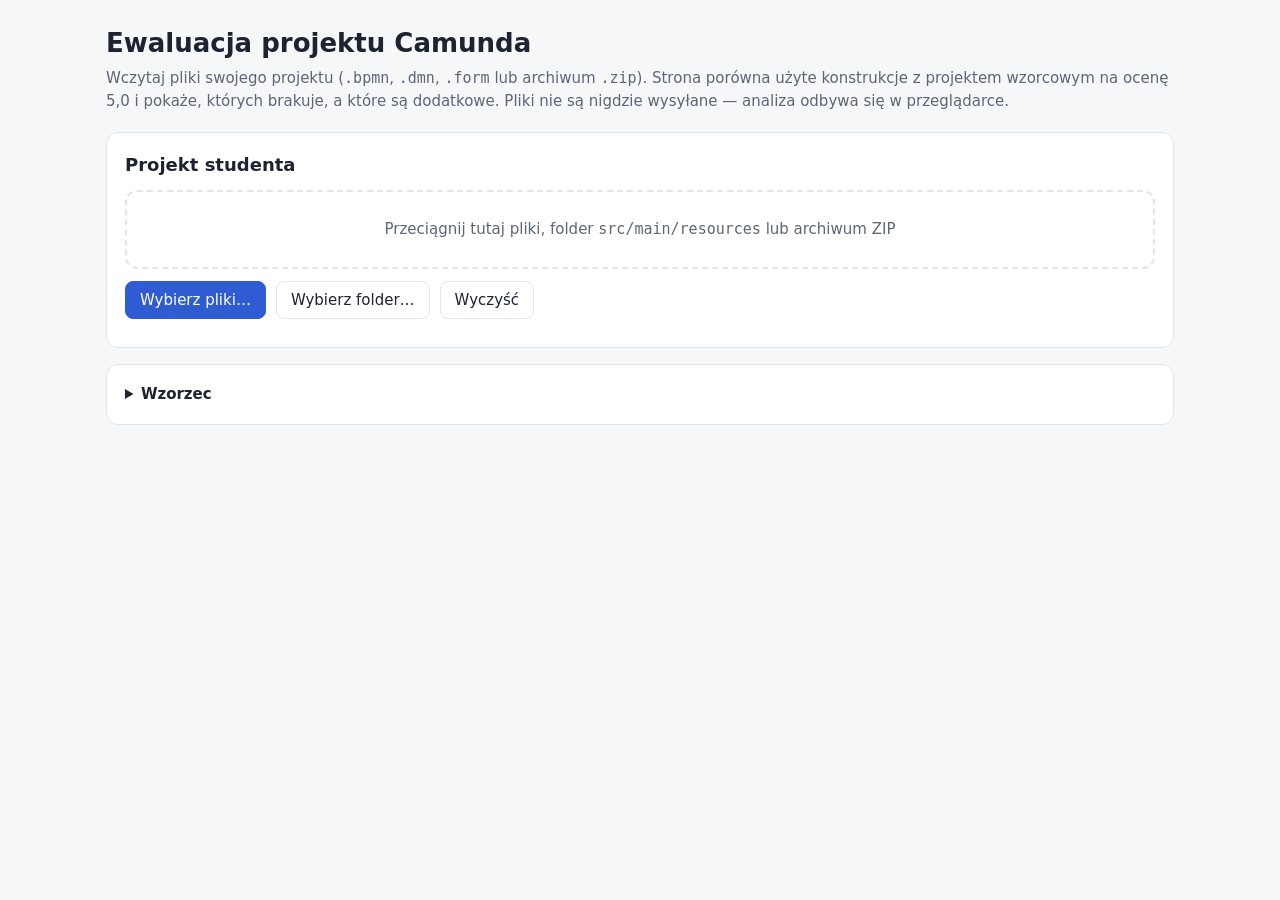
<file: ewaluacja/index.html>
<!doctype html>
<html lang="pl">
<head>
<meta charset="utf-8">
<meta name="viewport" content="width=device-width, initial-scale=1">
<title>Ewaluacja projektu Camunda</title>
<link rel="stylesheet" href="style.css">
</head>
<body>
<main>
  <h1>Ewaluacja projektu Camunda</h1>
  <p class="lead">Wczytaj pliki swojego projektu (<code>.bpmn</code>, <code>.dmn</code>, <code>.form</code> lub archiwum <code>.zip</code>). Strona porówna użyte konstrukcje z projektem wzorcowym na ocenę 5,0 i pokaże, których brakuje, a które są dodatkowe. Pliki nie są nigdzie wysyłane — analiza odbywa się w przeglądarce.</p>

  <section class="card noprint">
    <h2>Projekt studenta</h2>
    <div id="drop" class="drop">Przeciągnij tutaj pliki, folder <code>src/main/resources</code> lub archiwum ZIP</div>
    <div class="row">
      <label class="btn primary" for="inFiles">Wybierz pliki…</label>
      <input id="inFiles" type="file" multiple accept=".bpmn,.dmn,.form,.zip,.xml,.json">
      <label class="btn" for="inDir">Wybierz folder…</label>
      <input id="inDir" type="file" webkitdirectory multiple>
      <button id="btnClear" type="button">Wyczyść</button>
      <span class="muted" id="stuInfo"></span>
    </div>
    <ul class="files" id="stuFiles"></ul>
  </section>

  <section id="results" class="hidden">
    <div class="tiles">
      <div class="tile grade"><div class="v" id="tGrade">—</div><div class="l">Sugerowana ocena</div></div>
      <div class="tile"><div class="v" id="tPct">0%</div><div class="l">Wynik punktowy</div><div class="l" id="tPts"></div><div class="bar"><span id="tBar" style="width:0"></span></div></div>
      <div class="tile miss"><div class="v" id="tMiss">0</div><div class="l">Brakujące konstrukcje</div></div>
      <div class="tile extra"><div class="v" id="tExtra">0</div><div class="l">Dodatkowe konstrukcje</div></div>
    </div>

    <div class="card testcard">
      <div class="row">
        <label for="inTest"><b>Pokrycie testami</b></label>
        <span class="pktbox"><input type="text" class="pkt" id="inTest" value="0,0" inputmode="decimal" maxlength="5"
          title="Pokrycie testami w procentach, format 99,9 (0,0–100,0)"><label for="inTest">%</label></span>
        <span class="muted" id="testInfo"></span>
      </div>
    </div>

    <div class="card">
      <div class="tabs noprint" role="tablist">
        <button type="button" role="tab" data-tab="miss" aria-selected="true">Brakujące <span id="cMiss"></span></button>
        <button type="button" role="tab" data-tab="extra" aria-selected="false">Dodatkowe <span id="cExtra"></span></button>
        <button type="button" role="tab" data-tab="ok" aria-selected="false">Zgodne ze wzorcem <span id="cOk"></span></button>
        <button type="button" role="tab" data-tab="problems" aria-selected="false">Uwagi techniczne <span id="cProb"></span></button>
        <button type="button" role="tab" data-tab="size" aria-selected="false">Rozmiar projektu</button>
        <button type="button" class="noprint" id="btnPrint" style="margin-left:auto">Drukuj / PDF</button>
      </div>
      <div class="tab-panel" data-panel="miss"><div id="pMiss"></div></div>
      <div class="tab-panel hidden" data-panel="extra"><div id="pExtra"></div></div>
      <div class="tab-panel hidden" data-panel="ok"><div id="pOk"></div></div>
      <div class="tab-panel hidden" data-panel="problems"><div id="pProb"></div></div>
      <div class="tab-panel hidden" data-panel="size"><div id="pSize"></div></div>
    </div>
    <p class="muted">Wynik = punkty za konstrukcje wzorca obecne w projekcie (liczba wystąpień nie ma znaczenia; domyślnie 1,0 pkt za konstrukcję) plus punkty przyznane za konstrukcje dodatkowe, plus punkty za testy (maks. punkty za testy × pokrycie testami), podzielone przez sumę punktów wzorca z punktami za testy — najwyżej 100%. Progi: <span id="progi"></span>.</p>
  </section>

  <section class="card noprint">
    <details class="teacher">
      <summary>Wzorzec</summary>
      <p class="muted" id="refInfo"></p>
      <div class="row">
        <label class="btn" for="inRef">Wczytaj inny wzorzec…</label>
        <input id="inRef" type="file" multiple accept=".js,.bpmn,.dmn,.form,.zip">
        <button id="btnRefReset" type="button">Przywróć wzorzec domyślny</button>
        <a class="btn" href="edytor-wzorca.html">Edytor wzorca (pomijane konstrukcje)…</a>
      </div>
      <ul class="files" id="refFiles"></ul>
      <h3>Konstrukcje wzorca</h3>
      <div id="refFeatures"></div>
    </details>
  </section>
</main>

<script src="wzorzec.js"></script>
<script src="konfiguracja.js"></script>
<script src="analizator.js"></script>
<script src="wspolne.js"></script>
<script src="app.js"></script>
</body>
</html>
</file>
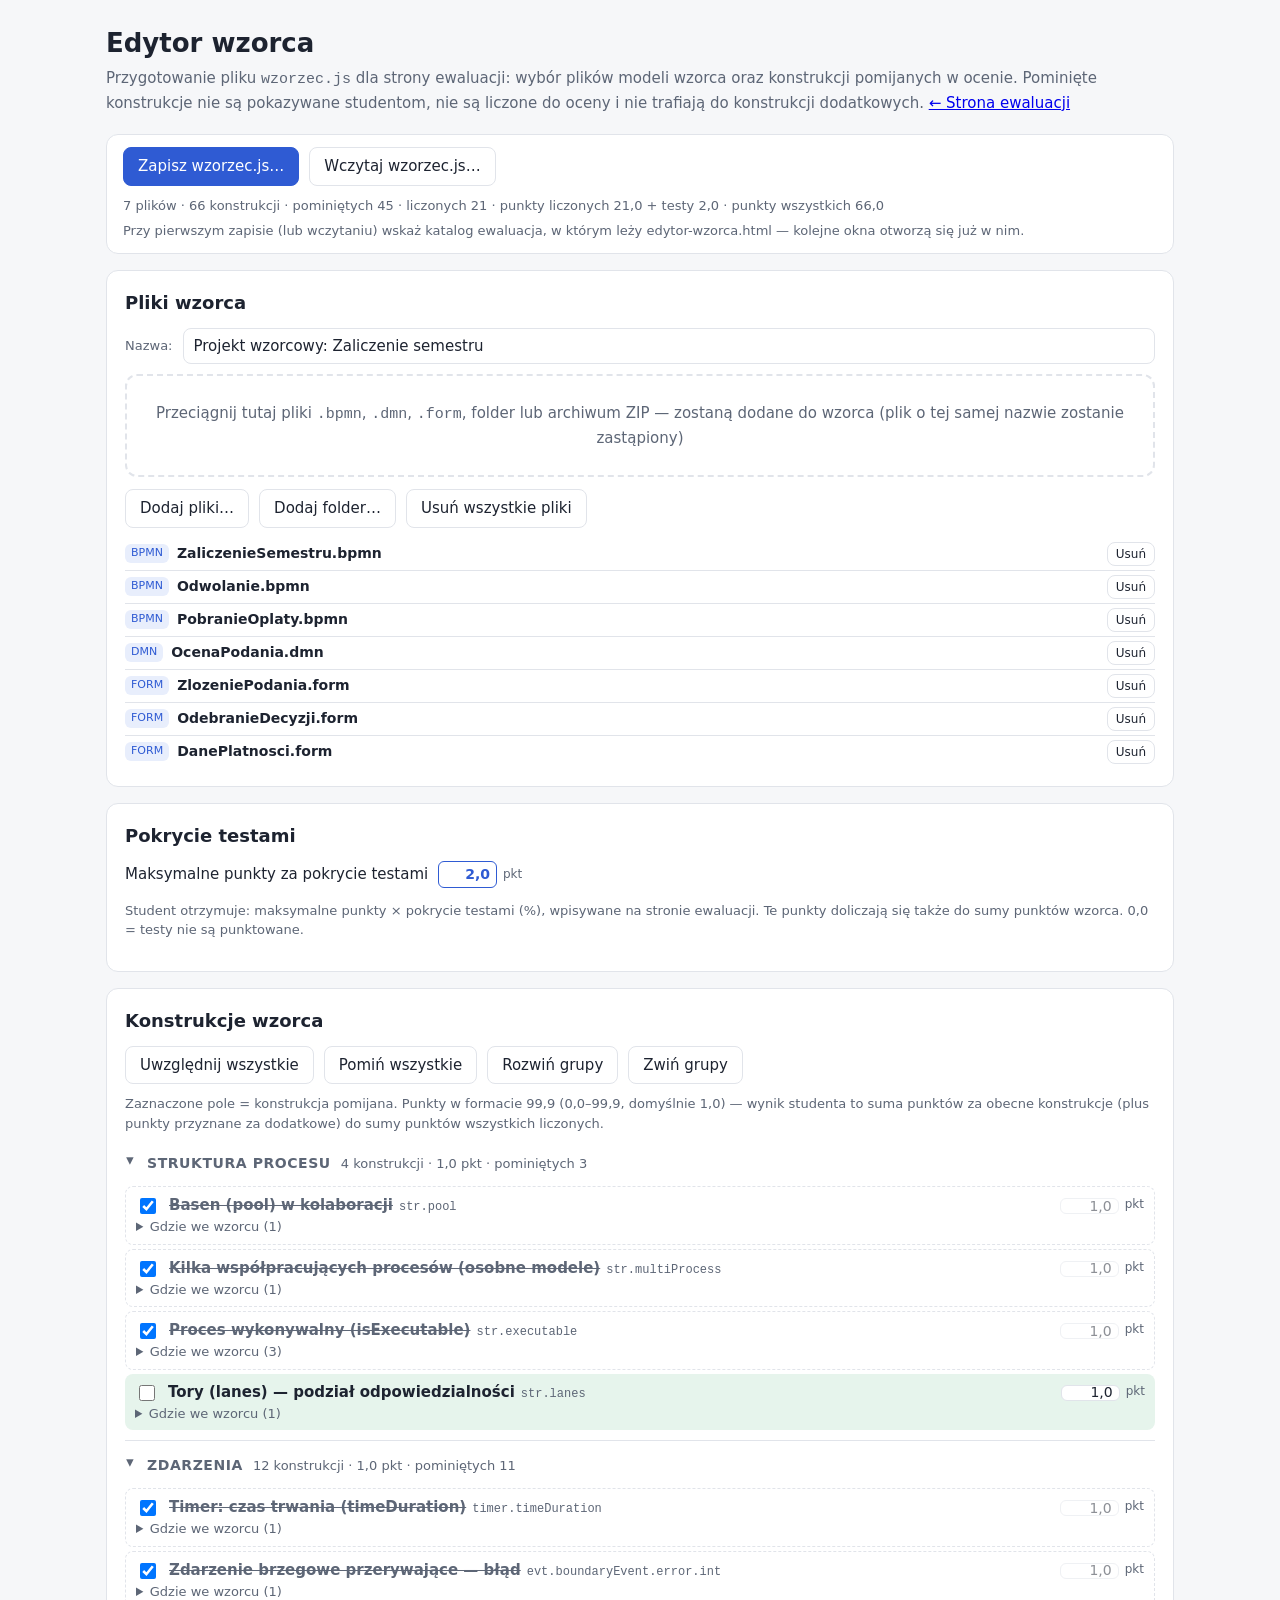
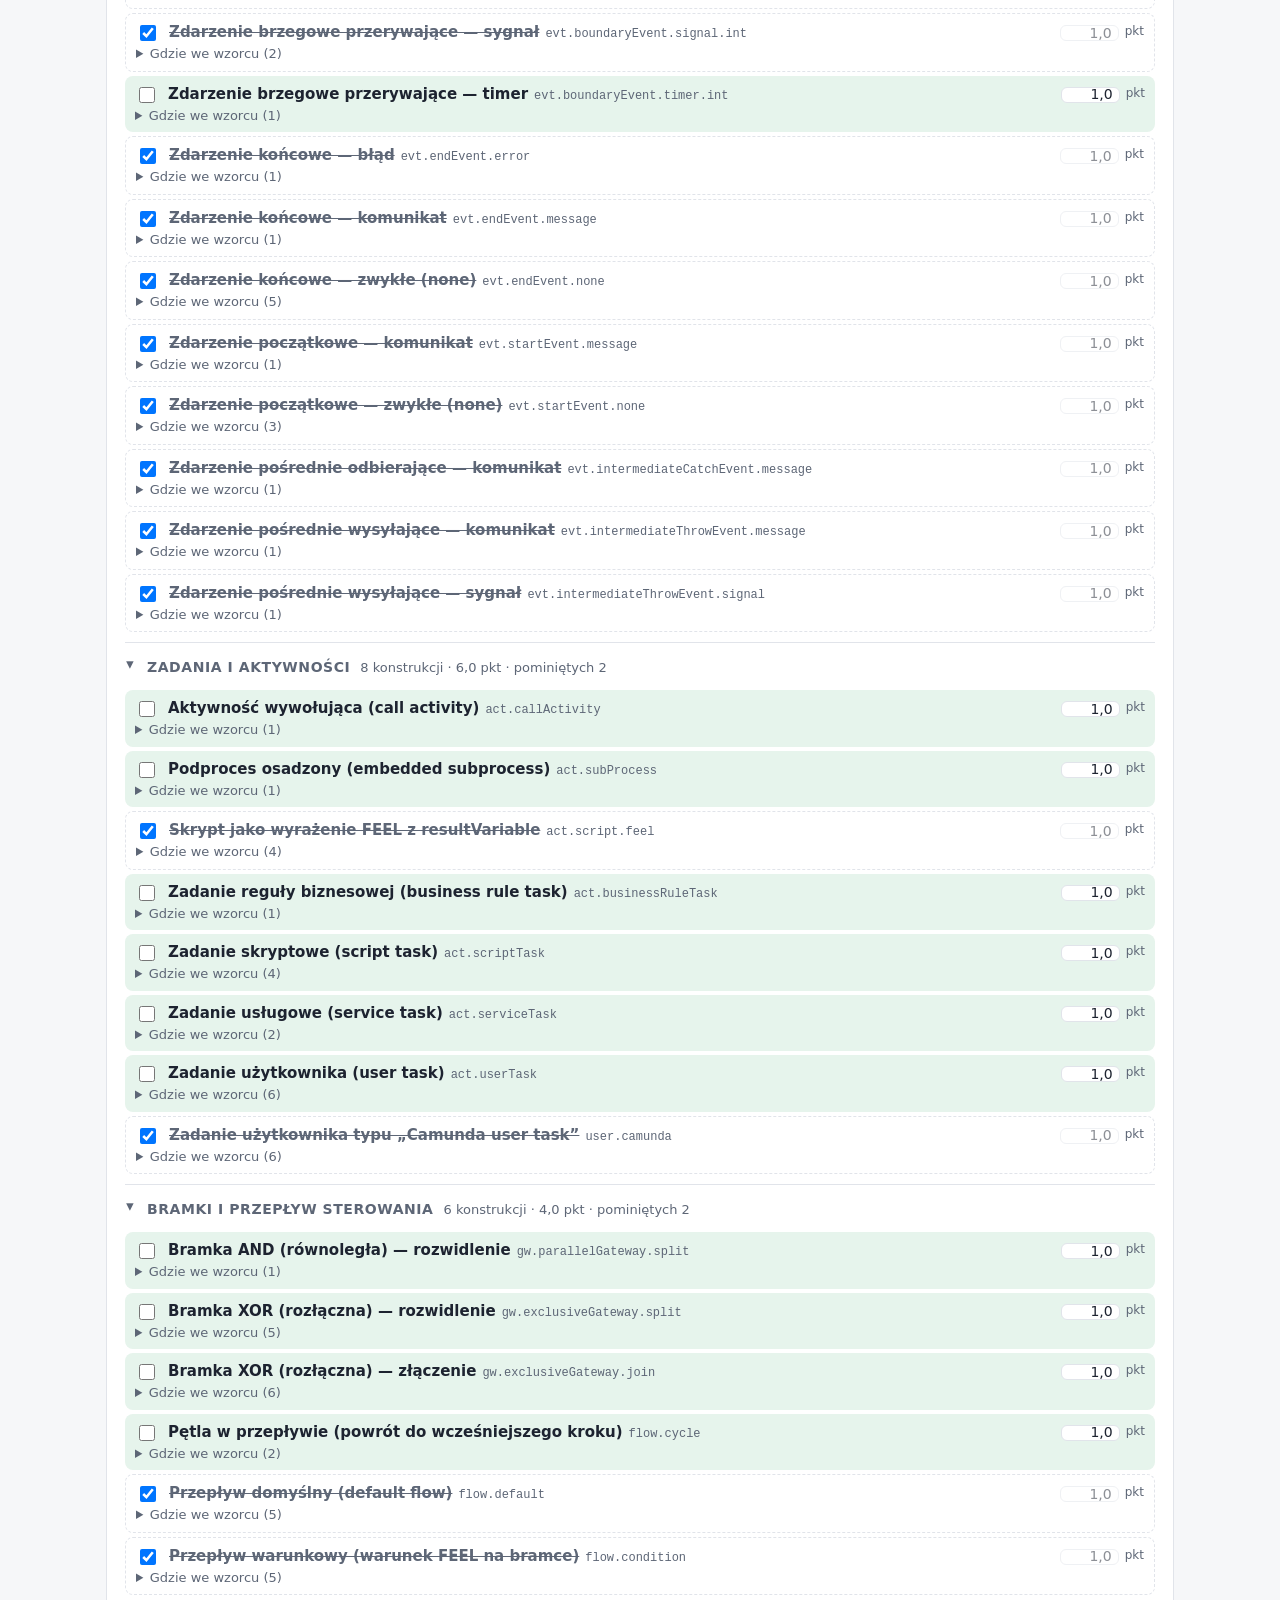
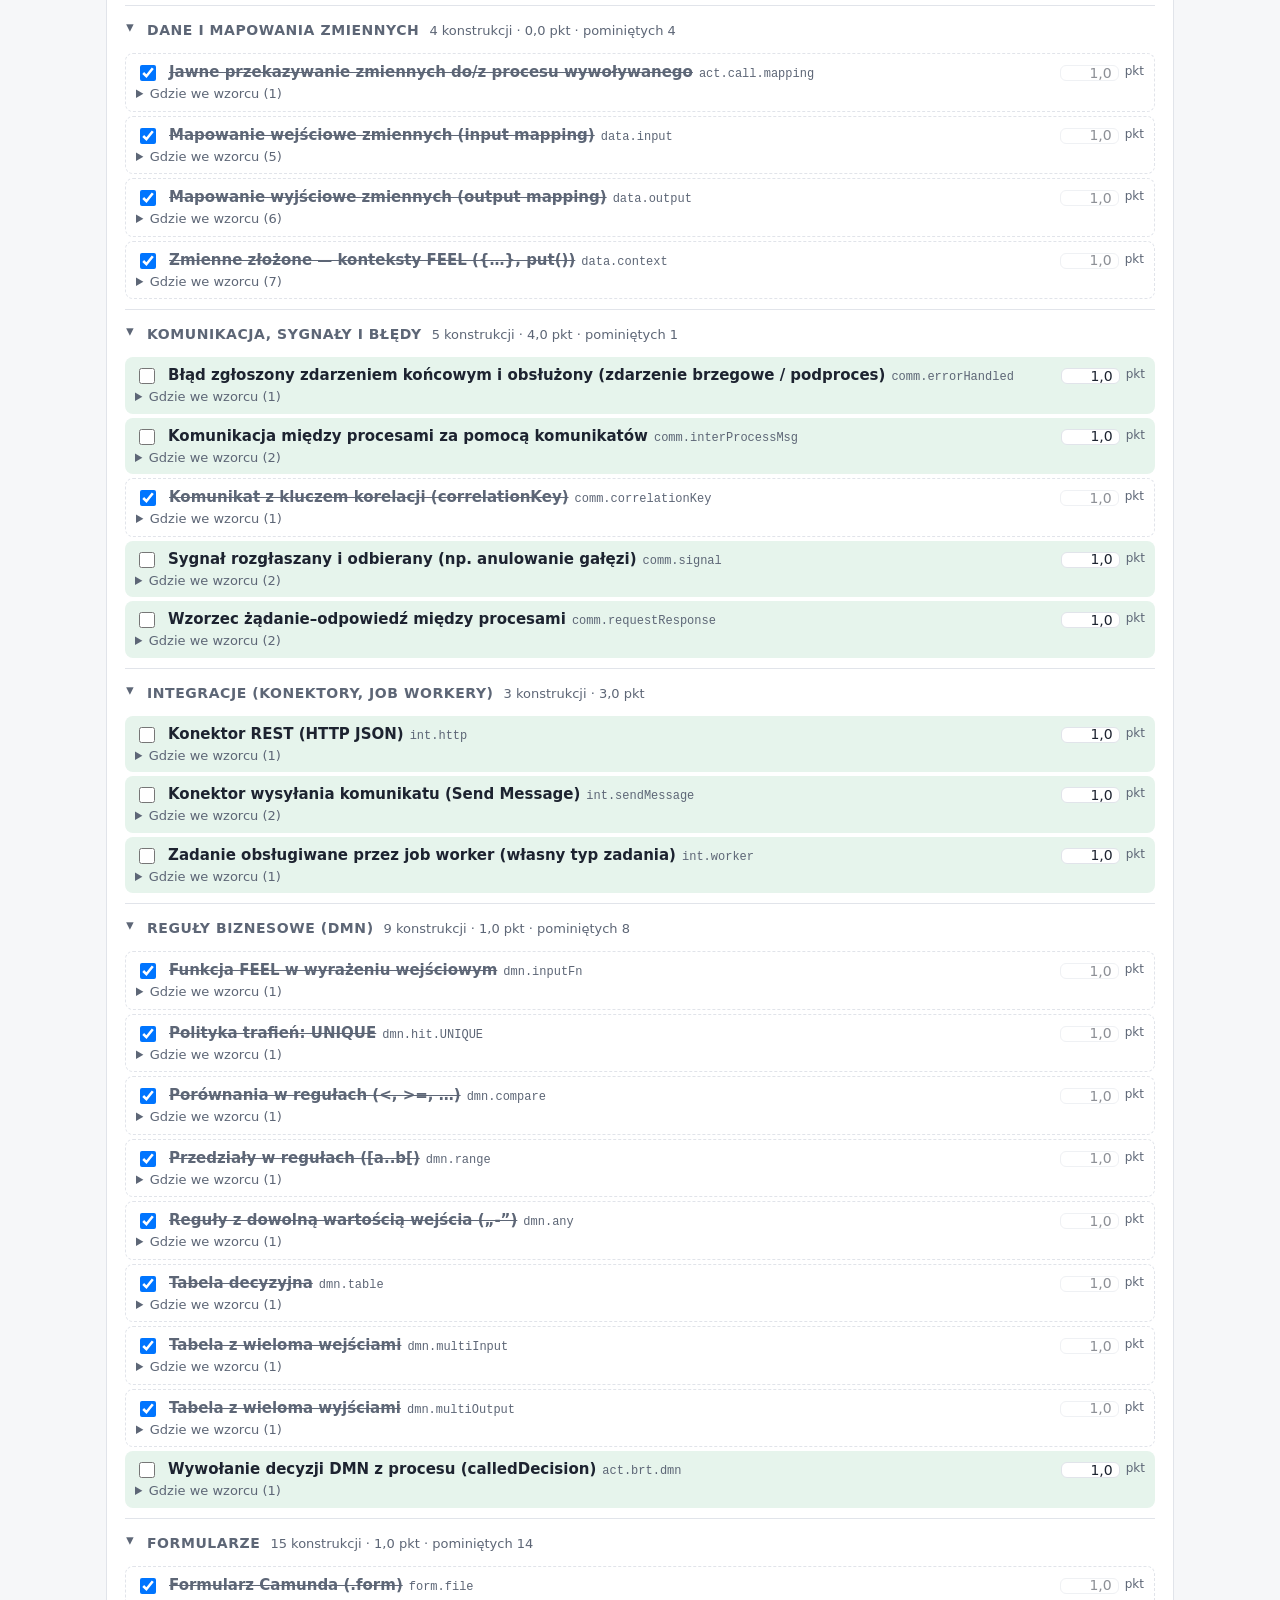
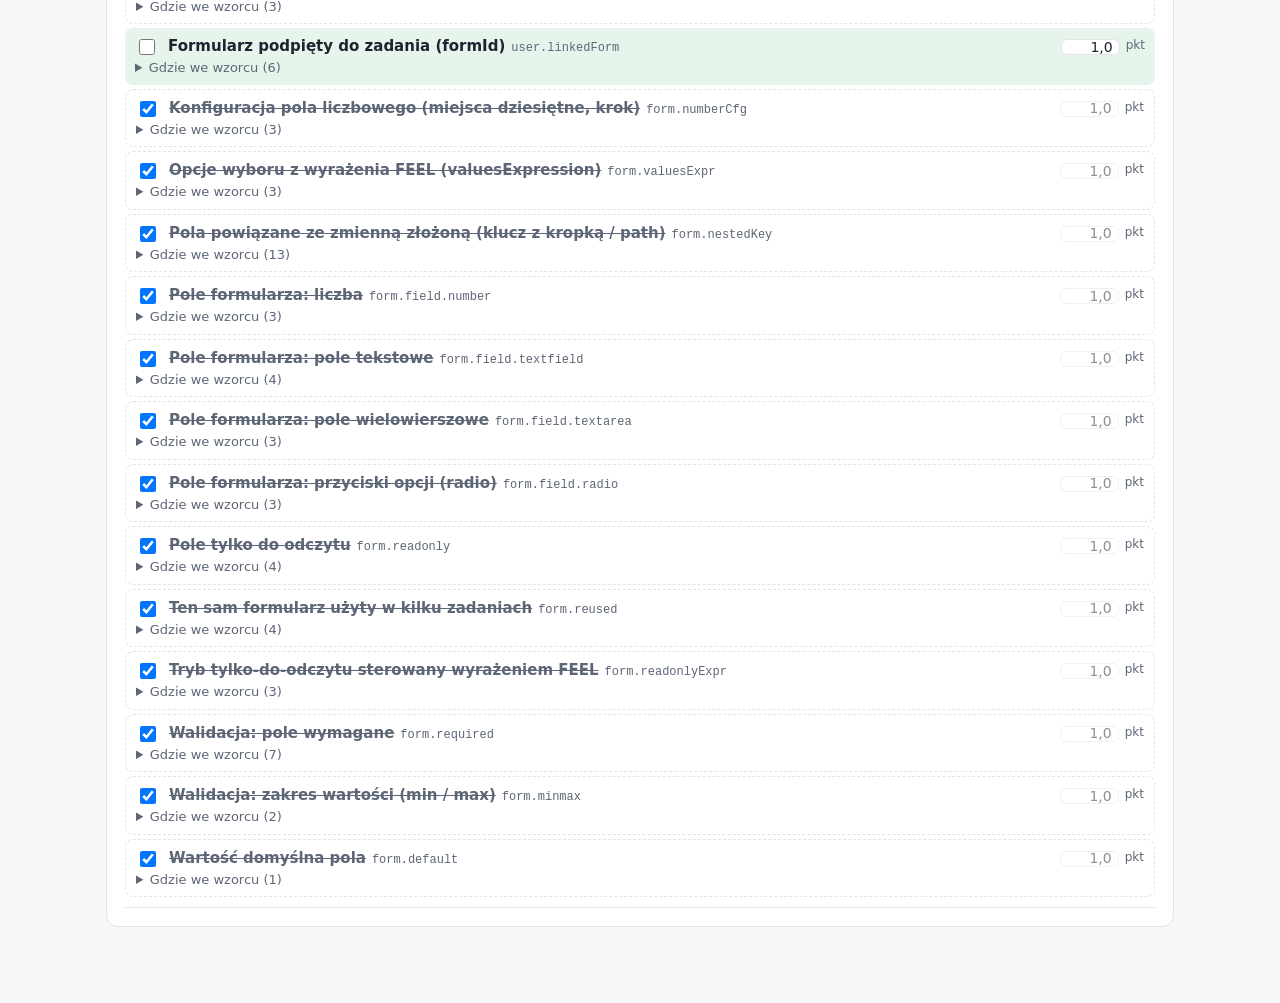
<file: ewaluacja/edytor-wzorca.html>
<!doctype html>
<html lang="pl">
<head>
<meta charset="utf-8">
<meta name="viewport" content="width=device-width, initial-scale=1">
<title>Edytor wzorca</title>
<link rel="stylesheet" href="style.css">
</head>
<body>
<main>
  <h1>Edytor wzorca</h1>
  <p class="lead">Przygotowanie pliku <code>wzorzec.js</code> dla strony ewaluacji: wybór plików modeli wzorca oraz konstrukcji pomijanych w ocenie. Pominięte konstrukcje nie są pokazywane studentom, nie są liczone do oceny i nie trafiają do konstrukcji dodatkowych. <a href="index.html">← Strona ewaluacji</a></p>

  <div class="toolbar">
    <div class="row">
      <button type="button" class="primary" id="btnSave">Zapisz wzorzec.js…</button>
      <button type="button" id="btnOpen">Wczytaj wzorzec.js…</button>
      <input id="inJs" type="file" accept=".js">
      <span class="muted" id="summary"></span>
      <span class="dirty hidden" id="dirty">● niezapisane zmiany</span>
    </div>
    <div class="muted" id="saveInfo" style="margin-top:6px"></div>
    <div class="muted hidden" id="pathBox" style="margin-top:6px">
      Docelowy plik: <code id="targetPath"></code>
      <button type="button" id="btnCopyPath">Kopiuj ścieżkę</button>
      <span id="copyInfo"></span>
    </div>
    <details id="ffHelp" class="muted hidden" style="margin-top:6px">
      <summary>Jak wybrać miejsce zapisu w Firefoksie / Safari?</summary>
      <p><b>Firefox — włączenie pytania o miejsce zapisu:</b></p>
      <ol>
        <li>Otwórz <b>Ustawienia</b> (menu ☰ → Ustawienia) albo wpisz w pasku adresu <code>about:preferences#general</code>.</li>
        <li>W sekcji <b>Ogólne → Pliki i aplikacje → Pobieranie</b> zaznacz <b>„Pytaj, gdzie zapisać każdy plik”</b>.</li>
        <li>Wróć tutaj i kliknij <b>Zapisz wzorzec.js…</b>. Firefox nie pozwala stronie ustawić katalogu w oknie zapisu,
          dlatego przy kliknięciu strona <b>kopiuje do schowka pełną ścieżkę</b> pliku docelowego (pokazaną wyżej).
          W oknie zapisu wklej ją (Ctrl+V) w pole <b>Nazwa pliku</b>, naciśnij Enter i potwierdź zastąpienie pliku.</li>
        <li>Firefox zapamiętuje ostatnio użyty katalog, więc kolejne okna zwykle otworzą się już w <code>ewaluacja</code>
          (chyba że w międzyczasie zapiszesz coś w innym miejscu).</li>
      </ol>
      <p><b>Firefox — wyłączenie (powrót do zapisu w Pobranych):</b> w tym samym miejscu odznacz „Pytaj, gdzie zapisać każdy plik”
        (Firefox wróci do opcji „Zapisuj pliki do” z wybranym folderem).</p>
      <p><b>Safari:</b> Safari → Ustawienia → Ogólne → <b>Lokalizacja pobieranych plików</b>: ustaw „Pytaj przy każdym pobieraniu”,
        a po zapisie przywróć „Pobrane”.</p>
    </details>
  </div>

  <section class="card">
    <h2>Pliki wzorca</h2>
    <div class="row" style="margin-bottom:10px">
      <label for="nazwa" class="muted">Nazwa:</label>
      <input type="text" id="nazwa">
    </div>
    <div id="drop" class="drop">Przeciągnij tutaj pliki <code>.bpmn</code>, <code>.dmn</code>, <code>.form</code>, folder lub archiwum ZIP — zostaną dodane do wzorca (plik o tej samej nazwie zostanie zastąpiony)</div>
    <div class="row">
      <label class="btn" for="inFiles">Dodaj pliki…</label>
      <input id="inFiles" type="file" multiple accept=".bpmn,.dmn,.form,.zip">
      <label class="btn" for="inDir">Dodaj folder…</label>
      <input id="inDir" type="file" webkitdirectory multiple>
      <button type="button" id="btnClearFiles">Usuń wszystkie pliki</button>
    </div>
    <ul class="files" id="files"></ul>
    <div id="problems"></div>
  </section>

  <section class="card">
    <h2>Pokrycie testami</h2>
    <div class="row">
      <label for="testyPkt">Maksymalne punkty za pokrycie testami</label>
      <span class="pktbox"><input type="text" class="pkt" id="testyPkt" value="0,0" inputmode="decimal" maxlength="4"
        title="Punkty w formacie 99,9 (0,0–99,9); 0,0 = testy nie są punktowane"><label for="testyPkt">pkt</label></span>
    </div>
    <p class="muted">Student otrzymuje: maksymalne punkty × pokrycie testami (%), wpisywane na stronie ewaluacji.
      Te punkty doliczają się także do sumy punktów wzorca. 0,0 = testy nie są punktowane.</p>
  </section>

  <section class="card">
    <h2>Konstrukcje wzorca</h2>
    <div class="row" style="margin-bottom:6px">
      <button type="button" id="btnNone">Uwzględnij wszystkie</button>
      <button type="button" id="btnAll">Pomiń wszystkie</button>
      <button type="button" id="btnExpand">Rozwiń grupy</button>
      <button type="button" id="btnCollapse">Zwiń grupy</button>
      <span class="muted">Zaznaczone pole = konstrukcja pomijana. Punkty w formacie 99,9 (0,0–99,9, domyślnie 1,0) — wynik studenta to suma punktów za obecne konstrukcje (plus punkty przyznane za dodatkowe) do sumy punktów wszystkich liczonych.</span>
    </div>
    <div id="stale"></div>
    <div id="features"></div>
  </section>
</main>

<script src="wzorzec.js"></script>
<script src="analizator.js"></script>
<script src="wspolne.js"></script>
<script src="edytor-wzorca.js"></script>
</body>
</html>
</file>
<file: ewaluacja/style.css>
:root {
    --bg: #f6f7f9; --card: #ffffff; --text: #1d2330; --muted: #5d6676; --line: #e1e4ea;
    --accent: #2f5bd3; --accent-soft: #e8eefc;
    --miss: #b42318; --miss-soft: #fdecea; --ok: #18794e; --ok-soft: #e6f4ec; --extra: #8a4b00; --extra-soft: #fff3e0;
    --info: #6941c6; --info-soft: #f1ecfb;
  }
  @media (prefers-color-scheme: dark) {
    :root {
      --bg: #13161c; --card: #1c2029; --text: #e6e8ec; --muted: #9aa3b2; --line: #2d3340;
      --accent: #7c9bff; --accent-soft: #232c45;
      --miss: #ff8a80; --miss-soft: #3a1f1f; --ok: #6fd3a0; --ok-soft: #173126; --extra: #ffb86b; --extra-soft: #35281a;
      --info: #b9a2ff; --info-soft: #2a2340;
    }
  }
  * { box-sizing: border-box; }
  body { margin: 0; background: var(--bg); color: var(--text); font: 15px/1.5 system-ui, -apple-system, "Segoe UI", Roboto, sans-serif; }
  main { max-width: 1100px; margin: 0 auto; padding: 24px 16px 64px; }
  h1 { font-size: 26px; margin: 0 0 4px; }
  h2 { font-size: 18px; margin: 0 0 12px; }
  h3 { font-size: 14px; text-transform: uppercase; letter-spacing: .04em; color: var(--muted); margin: 18px 0 6px; }
  p.lead { color: var(--muted); margin: 0 0 20px; }
  .card { background: var(--card); border: 1px solid var(--line); border-radius: 12px; padding: 18px; margin-bottom: 16px; }
  .row { display: flex; gap: 10px; flex-wrap: wrap; align-items: center; }
  button, .btn { font: inherit; border: 1px solid var(--line); background: var(--card); color: var(--text); border-radius: 8px; padding: 7px 14px; cursor: pointer; }
  button.primary, .btn.primary { background: var(--accent); border-color: var(--accent); color: #fff; }
  button:hover, .btn:hover { filter: brightness(0.97); }
  input[type=file] { display: none; }
  .drop { border: 2px dashed var(--line); border-radius: 12px; padding: 26px; text-align: center; color: var(--muted); margin-bottom: 12px; transition: .15s; }
  .drop.over { border-color: var(--accent); background: var(--accent-soft); color: var(--text); }
  .files { list-style: none; padding: 0; margin: 10px 0 0; font-size: 14px; }
  .files li { display: flex; gap: 8px; align-items: center; padding: 4px 0; border-bottom: 1px solid var(--line); }
  .files li:last-child { border-bottom: 0; }
  .files .path { color: var(--muted); font-size: 12px; overflow-wrap: anywhere; }
  .files .tag { font-size: 11px; padding: 1px 6px; border-radius: 6px; background: var(--accent-soft); color: var(--accent); }
  .files .note { font-size: 12px; color: var(--extra); }
  .tiles { display: grid; grid-template-columns: repeat(auto-fit, minmax(170px, 1fr)); gap: 12px; margin-bottom: 16px; }
  .tile { background: var(--card); border: 1px solid var(--line); border-radius: 12px; padding: 14px 16px; }
  .tile .v { font-size: 30px; font-weight: 650; line-height: 1.1; font-variant-numeric: tabular-nums; }
  .tile .l { color: var(--muted); font-size: 13px; }
  .tile.grade .v { color: var(--accent); }
  .tile.miss .v { color: var(--miss); } .tile.extra .v { color: var(--extra); } .tile.ok .v { color: var(--ok); }
  .bar { height: 8px; border-radius: 4px; background: var(--line); overflow: hidden; margin-top: 8px; }
  .bar > span { display: block; height: 100%; background: var(--accent); }
  .feat { display: grid; grid-template-columns: 1fr; padding: 7px 10px; border-radius: 8px; margin: 4px 0; }
  .feat.miss { background: var(--miss-soft); } .feat.extra { background: var(--extra-soft); } .feat.ok { background: var(--ok-soft); }
  .feat.unscored { opacity: .75; }
  .feat .name { font-weight: 550; }
  .feat .badge { font-size: 11px; font-weight: 500; padding: 1px 6px; border-radius: 6px; background: var(--info-soft); color: var(--info); margin-left: 6px; }
  .feat details { font-size: 13px; color: var(--muted); }
  .feat summary { cursor: pointer; }
  .feat ul { margin: 4px 0 2px; padding-left: 18px; }
  .feat li { overflow-wrap: anywhere; }
  .empty { color: var(--muted); font-style: italic; }
  table { border-collapse: collapse; width: 100%; font-size: 14px; }
  th, td { text-align: left; padding: 6px 8px; border-bottom: 1px solid var(--line); }
  td.num, th.num { text-align: right; font-variant-numeric: tabular-nums; }
  .tabs { display: flex; gap: 6px; flex-wrap: wrap; margin-bottom: 12px; }
  .tabs button[aria-selected=true] { background: var(--accent); color: #fff; border-color: var(--accent); }
  .problems li { margin: 4px 0; overflow-wrap: anywhere; }
  .problems .f { color: var(--muted); font-size: 12px; }
  details.teacher > summary { cursor: pointer; font-weight: 600; }
  .muted { color: var(--muted); font-size: 13px; }
  .hidden { display: none !important; }
  @media print {
    body { background: #fff; } .noprint { display: none !important; } .card, .tile { border-color: #ccc; break-inside: avoid; }
    .feat details { display: block; } .tab-panel { display: block !important; }
  }
  /* edytor wzorca */
  .feat .head { display: flex; gap: 10px; align-items: flex-start; }
  .feat .head input { margin-top: 4px; width: 16px; height: 16px; flex: none; }
  .feat .head label { cursor: pointer; flex: 1; }
  .feat .key { font-size: 12px; color: var(--muted); font-family: ui-monospace, Consolas, monospace; margin-left: 6px; }
  .feat.skipped { background: transparent; border: 1px dashed var(--line); }
  .feat.skipped .name { text-decoration: line-through; color: var(--muted); }
  .toolbar { position: sticky; top: 0; z-index: 2; background: var(--card); border: 1px solid var(--line); border-radius: 12px; padding: 12px 16px; margin-bottom: 16px; }
  .dirty { color: var(--extra); font-size: 13px; }
  input[type=text] { font: inherit; padding: 6px 10px; border: 1px solid var(--line); border-radius: 8px; background: var(--card); color: var(--text); min-width: 0; flex: 1 1 260px; }
  .files button.rm { padding: 2px 8px; margin-left: auto; font-size: 12px; }
  /* zwijane grupy konstrukcji */
  details.fgroup { border-bottom: 1px solid var(--line); padding-bottom: 6px; }
  details.fgroup > summary { cursor: pointer; display: flex; align-items: baseline; gap: 10px; list-style: none; padding: 4px 0; }
  details.fgroup > summary::-webkit-details-marker { display: none; }
  details.fgroup > summary::before { content: '▸'; color: var(--muted); width: 12px; transition: transform .15s; }
  details.fgroup[open] > summary::before { transform: rotate(90deg); }
  details.fgroup > summary h3 { margin: 10px 0 4px; }
  details.fgroup .ginfo { color: var(--muted); font-size: 13px; }
  @media print { details.fgroup > summary::before { display: none; } }
  /* punkty konstrukcji */
  .pktbox { display: flex; align-items: center; gap: 6px; flex: none; font-size: 12px; color: var(--muted); }
  .pktbox input.pkt { width: 4.2em; font: inherit; font-size: 14px; text-align: right; padding: 2px 6px; border: 1px solid var(--line); border-radius: 6px; background: var(--card); color: var(--text); font-variant-numeric: tabular-nums; }
  .pktbox input.pkt.changed { border-color: var(--accent); color: var(--accent); font-weight: 600; }
  .pktbox input.pkt.invalid { border-color: var(--miss); background: var(--miss-soft); }
  .pktbox input.pkt:disabled { opacity: .5; }
  /* długie klucze nie mogą poszerzać strony na wąskich ekranach */
  .feat { grid-template-columns: minmax(0, 1fr); }
  .feat .head label { min-width: 0; overflow-wrap: anywhere; }
  .feat .key { overflow-wrap: anywhere; }
  .feat .head .pktbox { margin-left: auto; }
  .feat.extra .head { align-items: center; }
  .badge.pkt { background: var(--accent-soft); color: var(--accent); }
</file>
